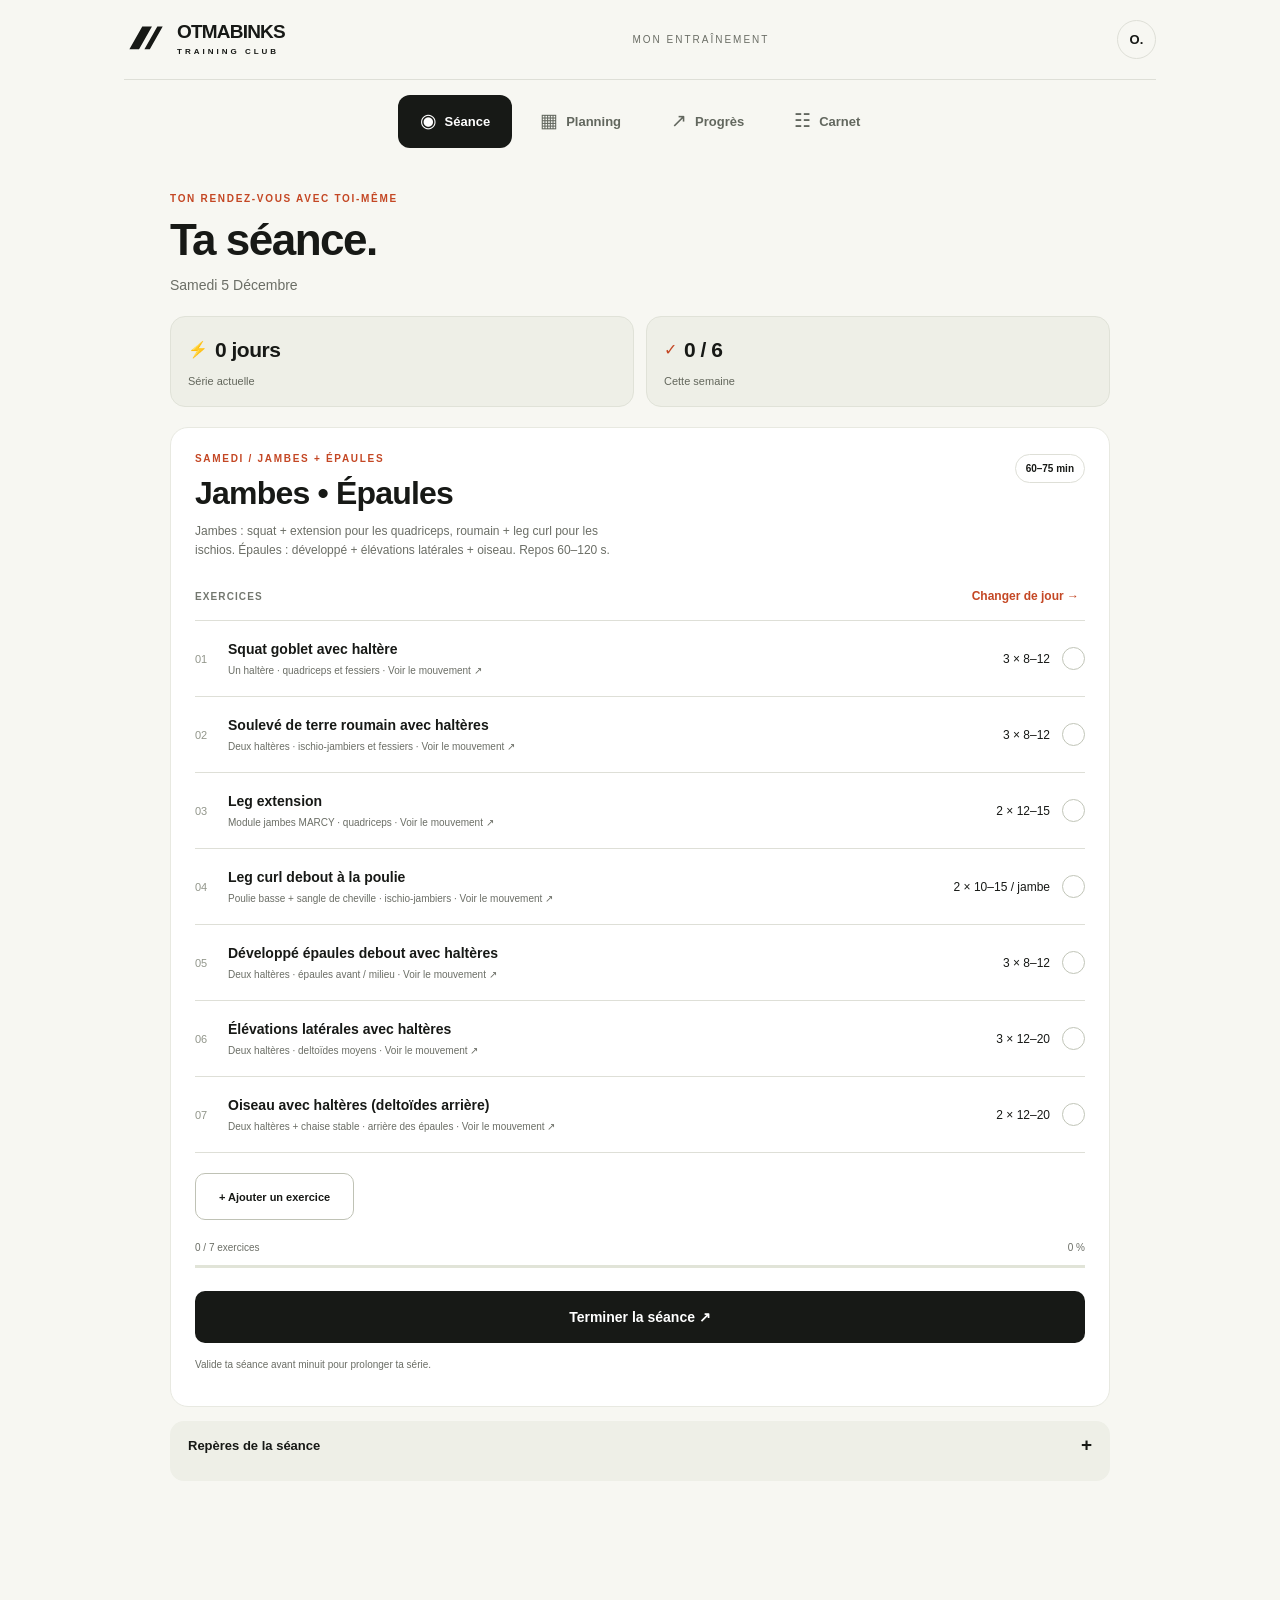
<file: index.html>
<!doctype html>
<html lang="fr">
<head>
<meta charset="utf-8">
<meta name="viewport" content="width=device-width, initial-scale=1, viewport-fit=cover">
<meta name="theme-color" content="#f7f7f2">
<link rel="icon" type="image/webp" sizes="192x192" href="assets/otmabinks-icon.webp?v=20261029">
<link rel="apple-touch-icon" href="assets/otmabinks-icon.webp?v=20261029">
<link rel="manifest" href="manifest.webmanifest?v=20261029">
<meta name="apple-mobile-web-app-capable" content="yes">
<meta name="apple-mobile-web-app-title" content="OTMABINKS">
<meta name="description" content="OTMABINKS Training Club — ta séance, ton planning et tes progrès.">
<title>OTMABINKS — Training Club</title>
<link rel="stylesheet" href="style.css?v=20261113dumbbells">
<script src="program.js?v=20261113dumbbells" defer></script>
<script src="guides.js?v=20261113dumbbells" defer></script>
<script src="app.js?v=20261113dumbbells" defer></script>
<script src="navigation.js?v=20261113dumbbells" defer></script>
</head>
<body>
<a class="skip" href="#workout-title">Aller à la séance</a>
<div class="app-shell">
  <header class="app-header">
    <a class="brand" href="#seance" data-tab="seance" aria-label="Accueil OTMABINKS">
      <svg viewBox="0 0 40 40" aria-hidden="true"><path d="M5 29 17 8h9L14 29zm14 0L31 8h5L24 29z" fill="currentColor"/></svg>
      <span>OTMABINKS<small>TRAINING CLUB</small></span>
    </a>
    <span class="header-small">MON ENTRAÎNEMENT</span>
    <button id="header-profile" type="button" class="avatar" data-tab="carnet" aria-label="Ouvrir le carnet">O.</button>
  </header>

  <nav class="app-tabs" aria-label="Navigation principale">
    <button type="button" data-tab="seance" class="tab active" aria-current="page"><span class="tab-icon">◉</span><span>Séance</span></button>
    <button type="button" data-tab="planning" class="tab"><span class="tab-icon">▦</span><span>Planning</span></button>
    <button type="button" data-tab="progres" class="tab"><span class="tab-icon">↗</span><span>Progrès</span></button>
    <button type="button" data-tab="carnet" class="tab"><span class="tab-icon">☷</span><span>Carnet</span></button>
  </nav>

  <main id="app-main">
    <section id="screen-seance" class="screen screen-active" aria-labelledby="home-title">
      <div class="home-head">
        <p class="eyebrow orange">TON RENDEZ-VOUS AVEC TOI-MÊME</p>
        <div class="home-title-row"><div><h1 id="home-title">Ta séance.</h1><p id="home-date" class="muted"></p></div><button id="back-to-today" type="button" class="chip-button" hidden>Aujourd'hui ↺</button></div>
        <div class="quick-stats">
          <button type="button" class="mini-stat" data-tab="progres"><span class="mini-stat-icon">⚡</span><strong id="home-streak">0 jour</strong><span>Série actuelle</span></button>
          <button type="button" class="mini-stat" data-tab="planning"><span class="mini-stat-icon">✓</span><strong id="home-week-done">0 / 6</strong><span>Cette semaine</span></button>
        </div>
      </div>
      <section class="workout" aria-labelledby="workout-title">
        <div class="workout-heading">
          <div><p class="eyebrow orange" id="workout-tag"></p><h2 id="workout-title"></h2><p id="workout-description" class="muted"></p></div>
          <span class="duration" id="workout-duration"></span>
        </div>
        <div class="workout-toolbar">
          <span>EXERCICES</span>
          <button id="change-day" type="button" data-tab="planning">Changer de jour →</button>
        </div>
        <div class="list-heading" aria-hidden="true"><span>MOUVEMENTS</span><span>SÉRIES</span></div>
        <div id="exercises"></div>
        <button id="add-exercise" class="button outline add-exercise" type="button">+ Ajouter un exercice</button>
        <div id="session-progress" class="session-progress"><div><span id="session-count"></span><span id="session-percent"></span></div><progress id="exercise-progress" max="100" value="0" aria-label="Progression de la séance"></progress></div>
        <div class="session-actions"><button class="button dark" type="button" id="complete-session">Terminer la séance ↗</button></div>
        <p id="session-date-hint" class="date-hint"></p>
      </section>
      <details class="prep-card compact-prep"><summary>Repères de la séance <span>+</span></summary>
        <div class="prep-row"><span>Échauffement</span><strong>5 min</strong></div>
        <div class="prep-row"><span>Repos entre séries</span><strong>90–120 s</strong></div>
        <div class="prep-row"><span>Répétitions en réserve</span><strong>1–3</strong></div>
        <p>Commence avec moins de séries si la reprise est difficile. Vérifie la stabilité des attaches et la trajectoire des câbles sur ta MARCY.</p>
      </details>
    </section>

    <section id="screen-planning" class="screen" hidden aria-labelledby="program-title">
      <div class="screen-head"><p class="eyebrow orange">LE PLAN DE MATCH</p><h1 id="program-title">Ton planning.</h1><p class="muted">Choisis un jour pour voir et cocher ses exercices.</p></div>
      <section id="programme" class="program">
        <div class="section-top"><h2>Cette semaine</h2><div class="week-switch"><button id="prev-week" class="icon-button" aria-label="Semaine précédente">←</button><div><span id="week-label"></span><button id="this-week" type="button" class="text-button" hidden>Cette semaine</button></div><button id="next-week" class="icon-button" aria-label="Semaine suivante">→</button></div></div>
        <nav class="days" id="days" aria-label="Choisir le jour d'entraînement"></nav>
        <div id="week-cards" class="week-cards" aria-label="Séances prévues"></div>
        <section class="weekly-card"><div class="card-heading"><p class="eyebrow quiet">AVANCEMENT DE LA SEMAINE</p></div><div class="weekly-number"><strong id="completed-count">0</strong><span>/ 6</span></div><p id="week-message">Chaque séance fait la différence.</p><div id="week-marks" class="week-marks" aria-label="Séances terminées"></div><span class="caption">SÉANCES TERMINÉES CETTE SEMAINE</span></section>
      </section>
    </section>

    <section id="screen-progres" class="screen" hidden aria-labelledby="progress-title">
      <div class="screen-head"><p class="eyebrow orange">TA RÉGULARITÉ</p><h1 id="progress-title">Tes progrès.</h1><p class="muted">Les entraînements comptent. Le repos aussi.</p></div>
      <section id="regularite" class="streak-section" aria-labelledby="streak-title">
        <div class="streak-main"><p class="eyebrow orange">SÉRIE ACTUELLE</p><div class="streak-number"><strong id="streak-count">0</strong><span>jours de régularité<br><small id="streak-best">Record : 0 jours</small></span></div><h2 id="streak-title">Ta série continue.</h2><p id="streak-message"></p></div>
        <div class="freeze-panel"><p class="eyebrow quiet">PROTECTIONS MENSUELLES</p><div id="freezes" class="freezes" aria-hidden="true"></div><strong id="freeze-count">3 / 3 gels disponibles</strong><p id="freeze-month"></p>
          <details><summary>Comment fonctionnent les gels ? <span>+</span></summary><p>Une séance validée prolonge ta série. Un jour d’entraînement manqué utilise automatiquement un gel, dès le lendemain. Le gel protège ta série sans ajouter de jour. Après trois gels dans le même mois, le prochain jour manqué casse la série. Trois nouveaux gels arrivent le 1er de chaque mois, sans cumul. Le dimanche compte comme repos dans une série active, sans gel. Le suivi démarre à ta première séance validée.</p></details>
        </div>
        <div class="history-panel"><p class="eyebrow quiet">TES 28 DERNIERS JOURS</p><div id="streak-history" class="streak-history"></div><p class="history-legend"><span>● Séance</span><span>❄ Gel</span><span>○ Repos</span><span>× Manqué</span></p></div>
      </section>
    </section>

    <section id="screen-carnet" class="screen" hidden aria-labelledby="journal-title">
      <div class="screen-head"><p class="eyebrow orange">TON ESPACE</p><h1 id="journal-title">Ton carnet.</h1><p class="muted">Charges, sensations, progrès et ajustements.</p></div>
      <section class="journal" id="journal">
        <div class="journal-paper"><label for="notes">NOTES PERSONNELLES <span>↗</span></label><textarea id="notes" maxlength="20000" placeholder="Aujourd'hui, j'ai…&#10;Charges, sensations, performances."></textarea><div class="journal-bottom"><span>Stockage local sur cet appareil.</span><span id="note-count">0 / 20 000</span></div></div>
        <p class="saved-status" id="save-state">Enregistré sur cet appareil</p>
      </section>
      <section class="data-section"><h2>Sauvegarde</h2><p>Ta progression est stockée dans ce navigateur, pas automatiquement synchronisée entre appareils. Exporte régulièrement pour éviter toute perte.</p><div class="data-actions"><button id="export" class="button outline" type="button">↓ Exporter mon suivi</button><button id="import" class="button outline" type="button">↑ Importer un suivi</button><input id="import-file" type="file" accept="application/json,.json" hidden></div></section>
    </section>
  </main>
</div>
<div id="status" class="toast" role="status" aria-live="polite" hidden></div><dialog id="confirm-dialog"><form method="dialog"><p class="eyebrow orange">TON SUIVI</p><h2 id="confirm-title"></h2><p id="confirm-message"></p><div class="dialog-actions"><button value="cancel" class="button outline">Annuler</button><button value="confirm" class="button dark" id="confirm-action">Confirmer</button></div></form></dialog><section id="exercise-guide" class="guide-dialog" role="dialog" aria-modal="true" aria-labelledby="guide-title" hidden><div class="modal-heading"><div><p class="eyebrow orange">LE BON MOUVEMENT</p><h2 id="guide-title"></h2><p id="guide-meta" class="muted"></p></div><button type="button" id="close-guide" class="icon-button" aria-label="Fermer la fiche">×</button></div><div id="guide-photos" class="guide-photos"></div><h3>Comment faire</h3><ol id="guide-steps"></ol><p id="guide-note" class="guide-note"></p><a id="guide-source" target="_blank" rel="noopener noreferrer">Voir la source des démonstrations ↗</a></section>
<dialog id="add-dialog" class="add-dialog" aria-labelledby="add-title"><form id="add-form"><div class="modal-heading"><div><p class="eyebrow orange">FAIS ÉVOLUER TON PROGRAMME</p><h2 id="add-title">Ajouter un exercice</h2></div><button type="button" id="close-add" class="icon-button" aria-label="Fermer l’ajout">×</button></div><p id="add-day-label" class="muted"></p><label for="guide-choice">Choisis un mouvement</label><select id="guide-choice" required></select><p id="chosen-guide-info" class="muted"></p><button id="preview-guide" class="text-button" type="button">Voir les photos et l’explication ↗</button><div id="custom-guide-fields" hidden><label for="custom-name">Nom de l’exercice</label><input id="custom-name" maxlength="120" data-required><label for="custom-equipment">Matériel</label><input id="custom-equipment" maxlength="160"><label for="custom-steps">Explication (une étape par ligne)</label><textarea id="custom-steps" maxlength="6400" data-required></textarea><label for="custom-photo-1">Lien HTTPS de la première photo</label><input id="custom-photo-1" type="url" placeholder="https://…/photo.jpg" maxlength="2048" data-required><label for="custom-photo-2">Deuxième photo (facultatif)</label><input id="custom-photo-2" type="url" placeholder="https://…/photo.jpg" maxlength="2048"><p class="muted">Utilise des liens directs vers des photos que tu as le droit d’utiliser.</p></div><label for="extra-sets">Séries × répétitions, ou durée</label><input id="extra-sets" maxlength="80" placeholder="Ex. 3 × 10 ou 10 min" required><p class="muted">Ajouté à ce jour chaque semaine à partir de la date affichée. Les séances passées restent intactes.</p><p id="add-error" role="alert"></p><div class="dialog-actions"><button id="cancel-add" type="button" class="button outline">Annuler</button><button type="submit" class="button dark">Ajouter au programme</button></div></form></dialog></body></html>

</body></html>
</file>
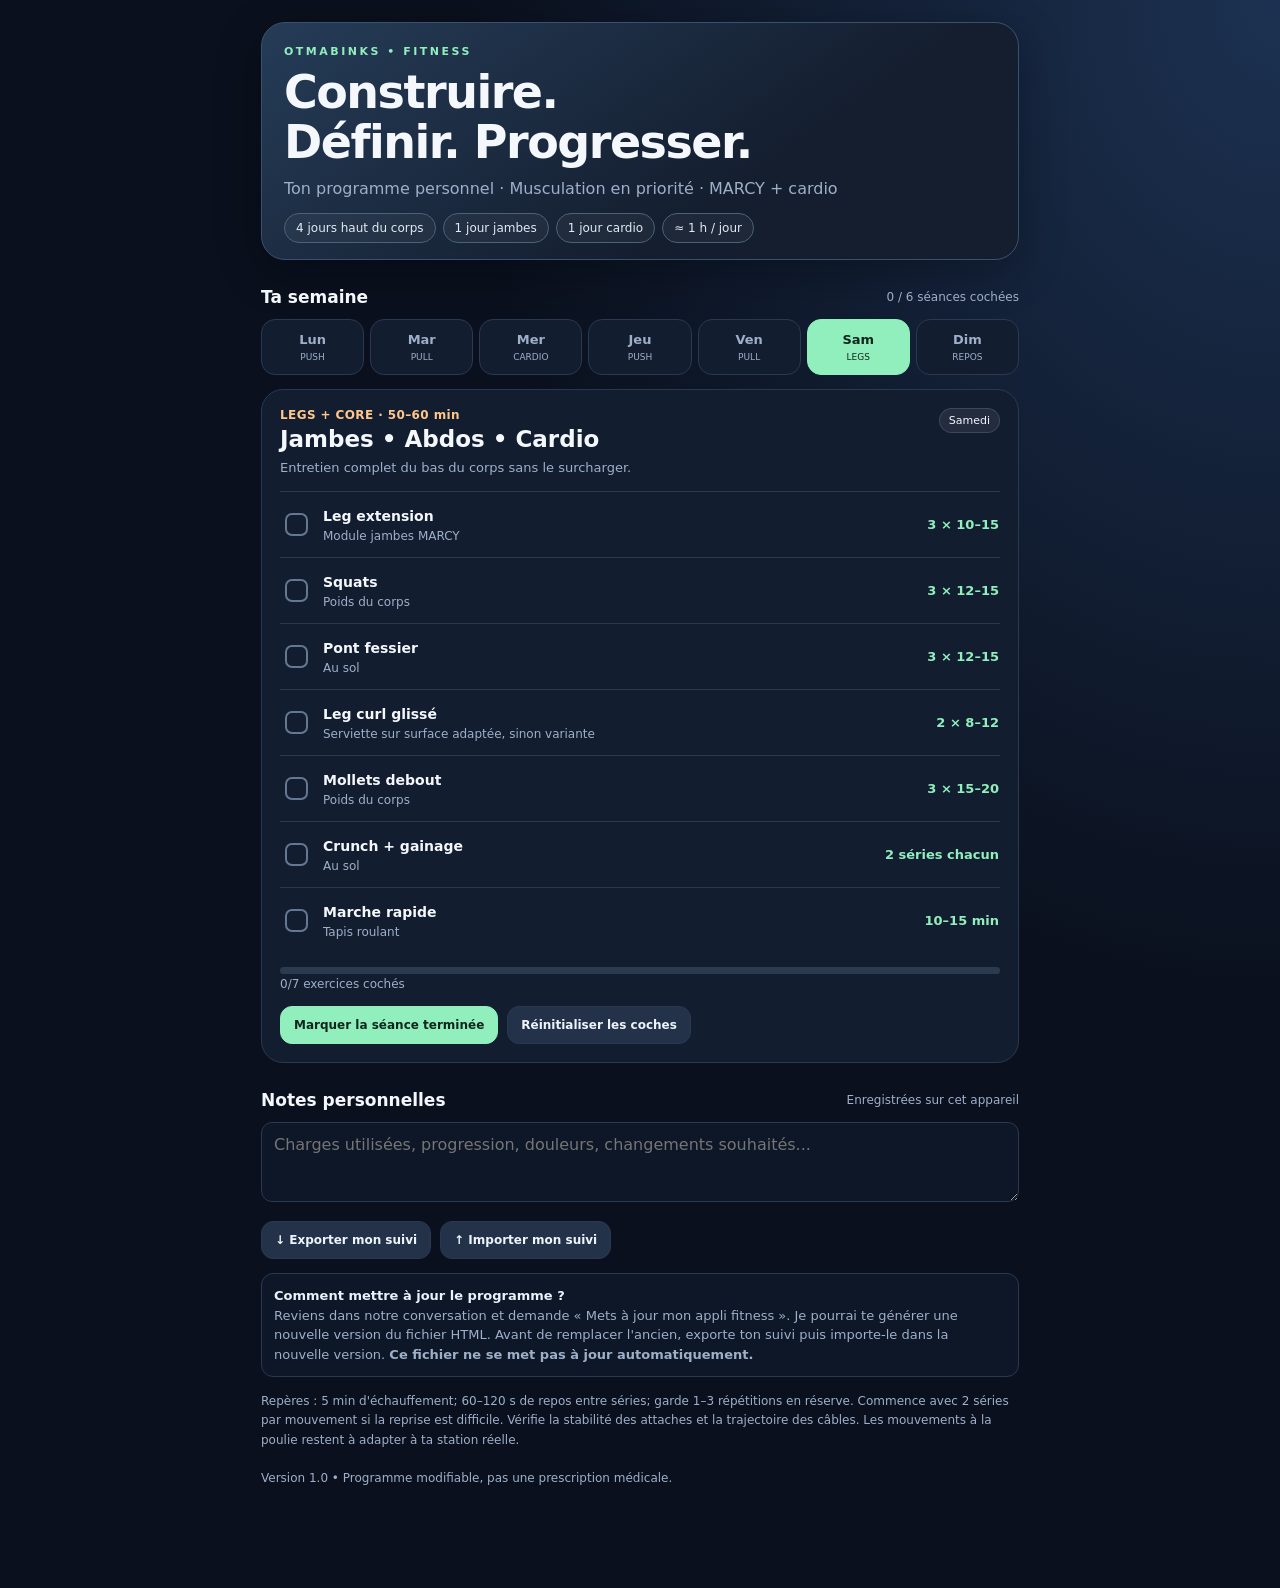
<file: originals/otmabinks_fitness-v1.html>
<!DOCTYPE html>
<html lang="fr"><head><meta charset="utf-8"><meta name="viewport" content="width=device-width,initial-scale=1,viewport-fit=cover"><meta name="theme-color" content="#0a101d"><title>OTMA FIT • Programme</title><style>
:root{color-scheme:dark;--bg:#0a101d;--card:#131d30;--card2:#19253a;--line:#2a3850;--text:#f4f7fc;--muted:#9eafc9;--accent:#91efbd;--orange:#ffc68b}*{box-sizing:border-box}body{margin:0;background:radial-gradient(ellipse at top right,#1c3151 0%,var(--bg) 45%);color:var(--text);font-family:system-ui,-apple-system,Segoe UI,Roboto,Arial,sans-serif;min-height:100vh}button,input,textarea{font:inherit}button{cursor:pointer}.wrap{max-width:790px;margin:auto;padding:22px 16px 100px}.eyebrow{font-size:11px;letter-spacing:2.5px;font-weight:800;color:var(--accent)}h1{font-size:clamp(30px,6vw,46px);line-height:1.08;letter-spacing:-1.5px;margin:10px 0}p{color:var(--muted);line-height:1.5}.hero{padding:22px 22px 16px;border:1px solid #39516c;border-radius:24px;background:linear-gradient(145deg,#253c57,#141e2f 65%);box-shadow:0 12px 45px #03070d55}.hero p{margin:6px 0 12px}.pills{display:flex;flex-wrap:wrap;gap:7px}.pill{border:1px solid #4b6374;border-radius:100px;padding:7px 11px;font-size:12px;color:#e0ebf4;background:#ffffff0b}.title-row{display:flex;justify-content:space-between;align-items:center;gap:12px;margin:27px 0 12px}.title-row h2{font-size:17px;margin:0}.small{font-size:12px;color:var(--muted)}.days{display:grid;grid-template-columns:repeat(7,1fr);gap:6px}.day{border:1px solid var(--line);border-radius:14px;background:var(--card);color:var(--muted);padding:12px 0;min-width:0;font-weight:800;font-size:13px}.day.active{background:var(--accent);color:#10261d;border-color:var(--accent)}.day .dot{display:block;margin-top:5px;font-size:9px;font-weight:500}.panel{background:var(--card);border:1px solid var(--line);border-radius:22px;padding:18px;margin-top:14px}.header{display:flex;justify-content:space-between;align-items:start;gap:12px}.header h3{font-size:23px;margin:4px 0 7px}.meta{font-size:12px;color:var(--orange);font-weight:750;letter-spacing:.4px}.desc{color:var(--muted);font-size:13px;line-height:1.45}.exercise{display:flex;gap:12px;align-items:center;border-top:1px solid var(--line);padding:14px 1px}.exercise:first-of-type{margin-top:13px}.check{appearance:none;width:23px;height:23px;border:2px solid #647892;border-radius:7px;flex:none;position:relative;cursor:pointer}.check:checked{background:var(--accent);border-color:var(--accent)}.check:checked:after{content:'✓';position:absolute;left:4px;top:-3px;color:#10261d;font-size:19px;font-weight:900}.ex-info{flex:1;min-width:0}.ex-name{font-size:14px;font-weight:700}.ex-sub{font-size:12px;color:var(--muted);margin-top:4px}.sets{font-size:13px;font-weight:800;white-space:nowrap;color:var(--accent)}.done .ex-name{text-decoration:line-through;color:#788ba5}.bar{height:7px;background:#2c3a50;border-radius:8px;overflow:hidden;margin:14px 0 3px}.bar-inner{height:100%;background:var(--accent);width:0;transition:width .2s}.controls{display:flex;flex-wrap:wrap;gap:9px;margin-top:15px}.btn{border:1px solid var(--line);background:#233149;color:#eef4fb;border-radius:12px;padding:11px 13px;font-size:12px;font-weight:800}.btn.primary{background:var(--accent);color:#10261d;border-color:var(--accent)}.note{background:#0d1727;border:1px solid var(--line);border-radius:12px;padding:12px;font-size:13px;line-height:1.5;color:var(--muted);margin-top:14px}.notes{width:100%;min-height:80px;background:#0d1727;color:var(--text);border:1px solid var(--line);border-radius:11px;padding:12px;resize:vertical}.footer{font-size:12px;color:var(--muted);margin-top:15px;line-height:1.6}.tag{font-size:11px;border-radius:100px;background:#ffffff13;border:1px solid #ffffff20;padding:5px 9px;white-space:nowrap}.mini{font-size:11px;color:var(--muted)}@media(max-width:430px){.wrap{padding:14px 11px 75px}.hero{padding:18px}.days{gap:4px}.day{font-size:12px}.day .dot{font-size:8px}.panel{padding:14px}.header h3{font-size:21px}.sets{font-size:12px}}
</style></head><body><main class="wrap"><section class="hero"><div class="eyebrow">OTMABINKS • FITNESS</div><h1>Construire.<br>Définir. Progresser.</h1><p>Ton programme personnel · Musculation en priorité · MARCY + cardio</p><div class="pills"><span class="pill">4 jours haut du corps</span><span class="pill">1 jour jambes</span><span class="pill">1 jour cardio</span><span class="pill">≈ 1 h / jour</span></div></section>
<div class="title-row"><h2>Ta semaine</h2><span class="small" id="weekCount">0 / 6 séances cochées</span></div><nav class="days" id="days" aria-label="Choisir un jour"></nav><section class="panel" id="workout"></section>
<div class="title-row"><h2>Notes personnelles</h2><span class="small">Enregistrées sur cet appareil</span></div><textarea class="notes" id="notes" placeholder="Charges utilisées, progression, douleurs, changements souhaités..."></textarea><div class="controls"><button class="btn" id="exportBtn">↓ Exporter mon suivi</button><button class="btn" id="importBtn">↑ Importer mon suivi</button><input type="file" id="importFile" accept="application/json" hidden></div><div class="note"><strong style="color:#e9f3fc">Comment mettre à jour le programme ?</strong><br>Reviens dans notre conversation et demande « Mets à jour mon appli fitness ». Je pourrai te générer une nouvelle version du fichier HTML. Avant de remplacer l'ancien, exporte ton suivi puis importe-le dans la nouvelle version. <strong>Ce fichier ne se met pas à jour automatiquement.</strong></div><div class="footer">Repères : 5 min d'échauffement; 60–120 s de repos entre séries; garde 1–3 répétitions en réserve. Commence avec 2 séries par mouvement si la reprise est difficile. Vérifie la stabilité des attaches et la trajectoire des câbles. Les mouvements à la poulie restent à adapter à ta station réelle.<br><br>Version 1.0 • Programme modifiable, pas une prescription médicale.</div></main>
<script>
const days=[{short:'Lun',name:'Lundi',tag:'PUSH A',title:'Pecs • Épaules • Triceps',time:'55–60 min',desc:'Priorité aux poussées et à la largeur des épaules.',items:[['Chest press assis','MARCY · pectoraux','3 × 8–12'],['Papillon / pec fly','Bras intégrés · si fonction disponible','2 × 10–15'],['Développé épaules','Haltères (dernier recours)','3 × 8–12'],['Élévations latérales','Poulie basse + poignée, si trajet adapté','3 × 12–15'],['Extension triceps','Poulie haute + barre','3 × 10–15']]},{short:'Mar',name:'Mardi',tag:'PULL A',title:'Dos • Biceps • Épaules arrière',time:'55–60 min',desc:'Largeur du dos, épaisseur et flexion des bras.',items:[['Tirage vertical','Poulie haute + barre','3 × 8–12'],['Rowing assis','Poulie basse + barre, si installation stable','3 × 10–12'],['Oiseau / reverse fly','Haltères (dernier recours)','3 × 12–15'],['Curl biceps','Poulie basse + barre','3 × 10–12'],['Curl marteau','Haltères (dernier recours)','2 × 10–12']]},{short:'Mer',name:'Mercredi',tag:'CARDIO',title:'Course • Boxe',time:'45–60 min',desc:'Séance plus légère pour préserver la récupération.',items:[['Course facile','Tapis roulant ou dehors','25–35 min'],['Boxe technique','Sac en mousse · frappe contrôlée','5–6 × 2 min'],['Retour au calme','Marche douce','5 min']]},{short:'Jeu',name:'Jeudi',tag:'PUSH B',title:'Pecs • Épaules • Triceps',time:'55–60 min',desc:'Deuxième stimulation du haut du corps, autre accent.',items:[['Pompes','Poids du corps','3 × 8–15'],['Chest press assis','MARCY','3 × 10–12'],['Élévations latérales','Poulie basse + poignée, si trajet adapté','3 × 12–15'],['Élévations frontales','Poulie basse + barre, si confortable','2 × 12–15'],['Extension triceps au-dessus de la tête','Haltère (dernier recours)','3 × 10–15']]},{short:'Ven',name:'Vendredi',tag:'PULL B',title:'Dos • Biceps • Avant-bras',time:'55–60 min',desc:'Deuxième travail du dos, avec accent bras.',items:[['Tirage vertical','Poulie haute + barre','3 × 10–12'],['Rowing assis','Poulie basse + barre, si installation stable','3 × 8–12'],['Oiseau / reverse fly','Haltères (dernier recours)','2 × 12–15'],['Curl unilatéral','Poulie basse + poignée','3 × 10–12'],['Curl inversé','Poulie basse + barre','2 × 12–15']]},{short:'Sam',name:'Samedi',tag:'LEGS + CORE',title:'Jambes • Abdos • Cardio',time:'50–60 min',desc:'Entretien complet du bas du corps sans le surcharger.',items:[['Leg extension','Module jambes MARCY','3 × 10–15'],['Squats','Poids du corps','3 × 12–15'],['Pont fessier','Au sol','3 × 12–15'],['Leg curl glissé','Serviette sur surface adaptée, sinon variante','2 × 8–12'],['Mollets debout','Poids du corps','3 × 15–20'],['Crunch + gainage','Au sol','2 séries chacun'],['Marche rapide','Tapis roulant','10–15 min']]},{short:'Dim',name:'Dimanche',tag:'REPOS',title:'Récupération',time:'Libre',desc:'Repos complet ou marche douce, selon ton énergie.',items:[]}];
const KEY='otma_fit_tracker_v1';function getState(){try{return JSON.parse(localStorage.getItem(KEY))||{}}catch{return {}}}let state=getState();state.checks ||= {};state.complete ||= {};let active=Math.min(Math.max(new Date().getDay()-1,0),6);if(new Date().getDay()===0)active=6;const $=id=>document.getElementById(id);function save(){try{localStorage.setItem(KEY,JSON.stringify(state))}catch{}}function render(){ $('days').innerHTML=days.map((d,i)=>`<button type="button" class="day ${i===active?'active':''}" data-day="${i}" aria-pressed="${i===active}">${d.short}<span class="dot">${state.complete[i]?'✓':d.tag.split(' ')[0]}</span></button>`).join('');document.querySelectorAll('[data-day]').forEach(b=>b.onclick=()=>{active=Number(b.dataset.day);render()});const d=days[active],checked=d.items.filter((_,i)=>state.checks[`${active}:${i}`]).length,pct=d.items.length?Math.round(100*checked/d.items.length):100;$('workout').innerHTML=`<div class="header"><div><div class="meta">${d.tag} · ${d.time}</div><h3>${d.title}</h3></div><span class="tag">${d.name}</span></div><div class="desc">${d.desc}</div>${d.items.map((e,i)=>`<label class="exercise ${state.checks[`${active}:${i}`]?'done':''}"><input type="checkbox" class="check" data-item="${i}" ${state.checks[`${active}:${i}`]?'checked':''}><span class="ex-info"><span class="ex-name">${e[0]}</span><div class="ex-sub">${e[1]}</div></span><span class="sets">${e[2]}</span></label>`).join('')}${d.items.length?`<div class="bar"><div class="bar-inner" style="width:${pct}%"></div></div><div class="small">${checked}/${d.items.length} exercices cochés</div>`:''}<div class="controls"><button class="btn primary" id="complete">${state.complete[active]?'✓ Séance terminée':'Marquer la séance terminée'}</button>${d.items.length?'<button class="btn" id="reset">Réinitialiser les coches</button>':''}</div>`;document.querySelectorAll('[data-item]').forEach(b=>b.onchange=()=>{state.checks[`${active}:${b.dataset.item}`]=b.checked;save();render()});$('complete').onclick=()=>{state.complete[active]=!state.complete[active];save();render()};if($('reset'))$('reset').onclick=()=>{d.items.forEach((_,i)=>delete state.checks[`${active}:${i}`]);state.complete[active]=false;save();render()};$('weekCount').textContent=`${Object.values(state.complete).filter(Boolean).length} / 6 séances cochées`;}render();$('notes').value=state.notes||'';$('notes').addEventListener('input',e=>{state.notes=e.target.value;save()});$('exportBtn').onclick=()=>{let blob=new Blob([JSON.stringify(state,null,2)],{type:'application/json'}),url=URL.createObjectURL(blob),a=document.createElement('a');a.href=url;a.download='otma-fit-suivi.json';a.click();setTimeout(()=>URL.revokeObjectURL(url),1000)};$('importBtn').onclick=()=>$('importFile').click();$('importFile').addEventListener('change',async e=>{let f=e.target.files[0];if(!f)return;try{let data=JSON.parse(await f.text());if(typeof data!=='object'||!data||Array.isArray(data))throw Error();state={checks:data.checks||{},complete:data.complete||{},notes:data.notes||''};save();$('notes').value=state.notes;render();alert('Suivi importé avec succès.')}catch{alert('Fichier de suivi invalide.')}e.target.value=''});
</script></body></html>
</file>
<file: style.css>
:root{--paper:#f7f7f2;--ink:#171916;--muted:#6b6e66;--line:#dedfd7;--orange:#c44724;--soft:#eeefe7;--heading:Impact,'Arial Narrow','Helvetica Neue',sans-serif;color-scheme:light}*{box-sizing:border-box}html{scroll-behavior:smooth;scroll-padding-top:28px}body{margin:0;background:var(--paper);color:var(--ink);font:14px/1.5 -apple-system,BlinkMacSystemFont,'Helvetica Neue',Arial,sans-serif;-webkit-font-smoothing:antialiased}button,input,textarea{font:inherit}button,a{-webkit-tap-highlight-color:transparent}button{cursor:pointer;color:inherit}a{color:inherit}button:focus-visible,a:focus-visible,input:focus-visible,textarea:focus-visible,summary:focus-visible{outline:3px solid var(--orange);outline-offset:5px}button:disabled{opacity:.5;cursor:not-allowed}button,a,input,textarea,summary{touch-action:manipulation}.page-width{width:calc(100% - 100px);max-width:1320px;margin-inline:auto}.site-header{height:104px;display:flex;align-items:center;justify-content:space-between;gap:24px}.brand{text-decoration:none;display:flex;align-items:center;gap:10px;font-weight:900;font-size:19px;letter-spacing:-.8px;line-height:1.1}.brand svg{width:43px;height:43px}.brand small{display:block;font-size:8px;letter-spacing:3px;margin-top:5px;font-weight:600}.site-header nav{display:flex;gap:38px;font-size:12px;font-weight:600;align-self:stretch}.site-header nav a{display:grid;place-items:center;text-decoration:none;position:relative}.nav-active:after{content:'';height:2px;background:var(--ink);bottom:24px;left:0;right:0;position:absolute}.avatar{width:39px;height:39px;display:grid;place-items:center;border:1px solid var(--line);border-radius:50%;font-size:13px;font-weight:700;text-decoration:none}.hero{display:grid;grid-template-columns:1.07fr 1fr;background:#eeefe7;min-height:528px}.hero-copy{padding:47px 38px 22px;display:flex;flex-direction:column;align-items:flex-start}.eyebrow{font-size:10px;font-weight:700;letter-spacing:1.7px;line-height:1.4;margin:0 0 18px}.orange-dot{display:inline-block;height:7px;width:7px;background:var(--orange);border-radius:50%;margin-right:8px}.quiet{color:var(--muted)}.orange{color:var(--orange)}h1,h2,h3,p{margin-top:0}h1{font-family:var(--heading);font-weight:900;letter-spacing:-1px;font-size:clamp(58px,7.5vw,108px);line-height:.98;margin:12px 0 24px}h2{font-size:42px;font-weight:600;letter-spacing:-1.8px;line-height:1.12;margin:0}.hero-description{font-size:15px;color:#62665c;line-height:1.6;margin-bottom:25px}.button{display:inline-flex;align-items:center;justify-content:center;gap:26px;min-height:47px;border:1px solid transparent;border-radius:2px;padding:13px 23px;font-size:12px;font-weight:600;text-decoration:none;transition:background .18s,color .18s}.button span{font-size:19px;font-weight:400;line-height:1}.dark{background:var(--ink);color:white}.dark:hover{background:#383d32}.outline{border-color:#bfc2b5;background:transparent}.outline:hover{background:#e7e9de}.hero-bottom{width:100%;display:flex;justify-content:space-between;gap:20px;font-size:8px;font-weight:600;letter-spacing:1.4px;margin-top:auto;padding-top:32px;color:#71766a}.hero-photo{position:relative;isolation:isolate;overflow:hidden;background:#292c29;color:white;min-height:460px}.hero-photo img{position:absolute;width:100%;height:100%;object-fit:cover;object-position:57% center;filter:grayscale(1) brightness(.62);z-index:-1}.hero-photo:after{content:'';position:absolute;inset:0;background:linear-gradient(180deg,#0003,transparent 40%,#0008);z-index:-1}.photo-top,.photo-bottom{position:absolute;left:30px;right:30px;display:flex;justify-content:space-between;gap:20px}.photo-top{top:25px;align-items:center;font-size:9px;letter-spacing:1.8px}.photo-top span:last-child{font-size:28px;line-height:1}.photo-bottom{bottom:27px;align-items:flex-end}.photo-bottom>span{font-family:var(--heading);font-size:54px;font-weight:900;line-height:.98;letter-spacing:.4px}.photo-bottom small{font-size:8px;letter-spacing:1.3px;line-height:1.6;text-align:right}.program-strip{display:flex;align-items:center;gap:30px;padding:23px 0;border-bottom:1px solid var(--line);color:#696e63;font-size:11px}.program-strip b{font-size:16px;letter-spacing:-.5px;color:var(--ink);margin-right:6px}.strip-end{margin-left:auto;font-size:8px;letter-spacing:1.5px}.program{padding-top:65px}.section-top{display:flex;align-items:flex-end;justify-content:space-between;gap:20px;margin-bottom:30px}.section-top .eyebrow{margin-bottom:9px}.week-switch{display:flex;align-items:center;gap:16px;font-size:12px;font-weight:500}.week-switch>div{display:flex;flex-direction:column;align-items:center;gap:4px;min-width:160px}.icon-button{background:none;border:1px solid var(--line);border-radius:50%;width:36px;height:36px;font-size:17px}.icon-button:hover{background:var(--soft)}.text-button{padding:8px 0;border:0;background:none;text-decoration:underline;text-underline-offset:4px;font-size:11px;color:var(--muted);min-height:40px}.week-switch .text-button{font-size:10px;padding:0;min-height:22px}.days{display:grid;grid-template-columns:repeat(7,1fr);border-top:1px solid var(--line);border-bottom:1px solid var(--line);margin-bottom:46px}.day{border:0;border-right:1px solid var(--line);background:transparent;padding:18px 16px 14px;text-align:left;position:relative;min-width:0;transition:background .15s}.day:last-child{border-right:0}.day-top{display:flex;justify-content:space-between;align-items:center;font-size:10px;color:var(--muted);font-weight:500}.day-number{display:block;font-size:30px;line-height:1.1;letter-spacing:-1px;margin:10px 0 13px;font-weight:500}.day-label{font-size:9px;letter-spacing:.7px;font-weight:700;display:block}.day-indicator{font-size:10px;height:13px}.day[aria-pressed=true]{background:var(--ink);color:white}.day[aria-pressed=true] .day-top{color:#b9bdb2}.day[aria-current=date]:after{content:'';position:absolute;width:5px;height:5px;border-radius:50%;background:var(--orange);right:14px;bottom:18px}.day:hover:not([aria-pressed=true]){background:var(--soft)}.training-layout{display:grid;grid-template-columns:minmax(0,1fr) 292px;gap:65px}.workout-heading{display:flex;justify-content:space-between;align-items:flex-start;gap:20px;margin-bottom:32px}.workout-heading .eyebrow{margin-bottom:9px}.workout h3{font-size:32px;line-height:1.12;letter-spacing:-1px;max-width:470px;margin-bottom:12px;font-weight:600}.muted{color:var(--muted);line-height:1.6}.workout-heading .muted{font-size:12px;max-width:430px;margin:0}.duration{white-space:nowrap;font-size:10px;font-weight:600;border:1px solid var(--line);border-radius:20px;padding:6px 10px;margin-top:2px}.list-heading{font-size:8px;letter-spacing:1.2px;color:var(--muted);display:flex;justify-content:space-between;padding-bottom:12px;border-bottom:1px solid var(--line)}.exercise{display:flex;align-items:center;gap:17px;min-height:91px;border-bottom:1px solid var(--line);padding:18px 0;cursor:pointer}.exercise-index{font-size:11px;color:#92968b;min-width:21px;font-variant-numeric:tabular-nums}.exercise-info{flex:1;min-width:0}.exercise-name{display:block;font-size:14px;font-weight:600;line-height:1.4}.exercise-sub{display:block;font-size:10px;color:var(--muted);margin-top:5px;line-height:1.5}.exercise-sets{font-size:12px;white-space:nowrap;font-weight:500}.exercise input{appearance:none;border:1.5px solid #c1c5b8;width:23px;height:23px;border-radius:50%;margin:0;flex-shrink:0;display:grid;place-content:center;background:transparent;cursor:pointer}.exercise input:checked{background:var(--ink);border-color:var(--ink)}.exercise input:checked:after{content:'';width:8px;height:4px;border-left:1.5px solid white;border-bottom:1.5px solid white;transform:translateY(-1px) rotate(-45deg)}.exercise.done .exercise-name{color:#777f6d}.exercise.done .exercise-index{color:var(--orange)}.exercise:hover .exercise-name{color:var(--orange)}.session-progress{margin-top:25px}.session-progress>div{display:flex;justify-content:space-between;font-size:10px;color:var(--muted);margin-bottom:10px}progress{height:3px;display:block;width:100%;border:0;background:#e1e4d8;overflow:hidden}progress::-webkit-progress-bar{background:#e1e4d8}progress::-webkit-progress-value{background:var(--orange);transition:width .2s}progress::-moz-progress-bar{background:var(--orange)}.session-actions{display:flex;align-items:center;gap:25px;margin-top:23px}.weekly-card{background:var(--soft);padding:25px 23px}.card-heading{display:flex;justify-content:space-between;align-items:flex-start;gap:10px}.card-heading .eyebrow{font-size:8px;letter-spacing:1.1px;line-height:1.6}.mini-symbol{font-size:20px;line-height:1}.weekly-number{display:flex;align-items:baseline;gap:8px;margin:7px 0}.weekly-number strong{font-family:var(--heading);font-size:94px;font-weight:900;line-height:1;letter-spacing:-2px}.weekly-number>span{font-size:25px;color:#8e9485;letter-spacing:-1px}.weekly-card>p{font-size:11px;color:var(--muted);margin:14px 0 25px}.week-marks{display:grid;grid-template-columns:repeat(6,1fr);gap:6px;margin-bottom:13px}.week-marks span{height:4px;background:#d6d9cc}.week-marks .done{background:var(--orange)}.caption{font-size:8px;letter-spacing:1px;color:#666d5d}.prep-card{margin-top:30px}.prep-card .eyebrow{font-size:9px;margin-bottom:15px}.prep-row{display:flex;justify-content:space-between;gap:15px;font-size:11px;padding:13px 0;border-bottom:1px solid var(--line)}.prep-row span{color:var(--muted)}.prep-row strong{font-weight:500;white-space:nowrap}details{margin-top:13px;font-size:11px;color:var(--muted)}summary{cursor:pointer;list-style:none;display:flex;justify-content:space-between;align-items:center;min-height:40px}summary::-webkit-details-marker{display:none}summary span{font-size:19px}details[open] summary span{transform:rotate(45deg)}details p{font-size:11px;line-height:1.8;margin:8px 0 0}.club-note{display:flex;gap:18px;align-items:flex-start;margin-top:38px}.club-note>span{font-size:30px;line-height:1;color:var(--orange)}.club-note p{font-family:var(--heading);font-size:27px;font-weight:900;line-height:1.12;letter-spacing:.2px}.club-note p span{color:#949b89}.journal{margin-top:80px;padding:42px 0;border-top:1px solid var(--line);display:grid;grid-template-columns:1fr 2fr;gap:65px}.journal .eyebrow{font-size:9px;margin-bottom:10px}.journal h2{margin-bottom:20px}.journal .muted{font-size:12px;margin-bottom:24px}.saved-status{font-size:9px;color:var(--muted);display:block}.saved-status:before{content:'';display:inline-block;background:#66764c;width:5px;height:5px;border-radius:50%;margin-right:6px}.journal-paper{padding:24px;background:#eeefe7;min-width:0}.journal-paper label{font-size:9px;letter-spacing:1.5px;display:flex;justify-content:space-between;align-items:center;font-weight:600} .journal-paper label span{font-size:20px}textarea{display:block;background:transparent;border:0;resize:vertical;width:100%;min-height:160px;line-height:1.8;padding:20px 0 12px;font-size:13px;color:var(--ink)}textarea::placeholder{color:#858c7a}.journal-bottom{border-top:1px solid #daddcf;padding-top:12px;display:flex;justify-content:space-between;gap:15px;font-size:8px;color:var(--muted)}.data-section{padding:25px 0 36px;display:flex;align-items:center;justify-content:space-between;gap:20px}.data-section h3{font-size:16px;letter-spacing:-.3px;font-weight:600;margin-bottom:6px}.data-section p{font-size:11px;color:var(--muted);margin:0}.data-actions{display:flex;gap:10px}.data-actions .button{font-size:11px;min-height:41px;padding:9px 17px;gap:15px}footer{padding:32px 0;border-top:1px solid var(--line);display:flex;justify-content:space-between;gap:25px;align-items:center}footer .footer-brand{text-decoration:none;font-weight:900;letter-spacing:-.6px;font-size:14px;line-height:1.1}.footer-brand span{display:block;font-size:7px;letter-spacing:2.4px;font-weight:500;margin-top:5px}footer p{font-size:10px;color:var(--muted);margin:0}footer>a:last-child{font-size:8px;letter-spacing:1px;text-decoration:none}.toast{position:fixed;bottom:25px;left:50%;transform:translateX(-50%);max-width:calc(100% - 32px);width:max-content;padding:16px 24px;background:var(--ink);color:white;font-size:12px;z-index:20;box-shadow:0 8px 30px #0002}[hidden]{display:none!important}.rest-state{padding:42px 0;border-bottom:1px solid var(--line)}.rest-state strong{font-family:var(--heading);font-weight:900;font-size:62px;line-height:1.05;display:block;max-width:400px}.rest-state p{font-size:13px;color:var(--muted);max-width:330px;margin:22px 0}.rest-icon{font-size:30px;color:var(--orange);display:block;margin-bottom:22px}dialog{border:0;background:var(--paper);color:var(--ink);max-width:480px;width:calc(100% - 32px);padding:34px}dialog::backdrop{background:#14171088;backdrop-filter:blur(3px)}dialog h2{font-size:30px;margin:15px 0}dialog p:not(.eyebrow){font-size:13px;color:var(--muted);line-height:1.7}.dialog-actions{display:flex;justify-content:flex-end;gap:12px;margin-top:25px}.skip{position:fixed;top:-80px;left:16px;background:var(--ink);color:white;padding:15px;z-index:99}.skip:focus{top:12px}
@media(min-width:1440px){.hero{min-height:580px}.hero-copy{padding:55px 48px 25px}h1{font-size:115px}}
@media(max-width:1100px){.page-width{width:calc(100% - 64px)}.hero-copy{padding:36px 28px 20px}.hero{min-height:480px}.hero-photo{min-height:440px}h1{font-size:clamp(62px,8vw,90px)}.training-layout{gap:35px;grid-template-columns:minmax(0,1fr) 250px}.program-strip{gap:22px}.strip-end{display:none}.workout h3{font-size:28px}.exercise{gap:12px}.journal{gap:35px}}
@media(max-width:800px){.page-width{width:calc(100% - 40px)}.site-header{height:86px}.site-header nav{gap:22px}.hero-copy{padding:32px 24px 18px}h1{font-size:clamp(52px,8.7vw,72px)}.hero{min-height:450px}.hero-photo{min-height:420px}.hero-description{font-size:13px}.hero-bottom{font-size:7px;gap:6px}.photo-bottom>span{font-size:40px}.photo-bottom small{display:none}.photo-top,.photo-bottom{left:22px;right:22px}.program-strip{gap:16px;justify-content:space-between;font-size:9px}.program-strip b{font-size:14px;margin-right:3px}.program{padding-top:46px}.training-layout{grid-template-columns:1fr;gap:36px}.sidebar{display:grid;grid-template-columns:1fr 1fr;gap:28px}.prep-card{margin-top:0}.club-note{display:none}.weekly-number strong{font-size:75px}.weekly-card>p{margin:10px 0 20px}.journal{grid-template-columns:1fr 1.7fr;margin-top:48px;gap:25px}.journal .eyebrow{font-size:8px;letter-spacing:1px}h2{font-size:36px}.day{padding:15px 12px}.day-label{font-size:8px}.data-section{gap:25px}.data-section p{max-width:310px}footer p{display:none}}
@media(max-width:560px){.page-width{width:calc(100% - 36px)}.site-header{height:78px;gap:12px}.brand{font-size:16px;gap:5px}.brand svg{width:34px;height:34px}.brand small{font-size:6px;letter-spacing:2.8px}.site-header nav{margin-left:auto;gap:0}.site-header nav a:first-child{display:none}.site-header nav a{font-size:10px}.avatar{width:32px;height:32px;font-size:11px}.hero{grid-template-columns:1fr;min-height:0}.hero-copy{padding:29px 24px 22px}.hero .eyebrow{font-size:8px;letter-spacing:1.5px;margin-bottom:12px}h1{font-size:clamp(62px,15vw,86px);letter-spacing:-.7px;line-height:.98;margin:6px 0 18px}.hero-description{font-size:12px;line-height:1.6;margin-bottom:20px}.hero-cta{padding:12px 20px;font-size:11px;min-height:44px}.hero-bottom{padding-top:24px;font-size:7px}.hero-photo{min-height:190px;max-height:220px}.hero-photo img{object-position:center 51%;filter:grayscale(1) brightness(.6)}.photo-top{top:16px;font-size:7px}.photo-top span:last-child{font-size:20px}.photo-bottom{bottom:18px;left:24px;right:24px}.photo-bottom>span{font-size:35px}.photo-bottom small{display:block;font-size:6px}.program-strip{display:grid;grid-template-columns:1fr 1fr;gap:12px 8px;padding:18px 0;font-size:9px}.program-strip b{font-size:16px;margin-right:5px}.program{padding-top:37px}.section-top{align-items:flex-start;gap:14px;margin-bottom:24px}.section-top .eyebrow{font-size:7px;letter-spacing:1.2px}.section-top h2{font-size:31px;letter-spacing:-1.4px}.week-switch{gap:7px;margin-top:7px;font-size:9px}.week-switch>div{min-width:103px}.icon-button{width:30px;height:30px;font-size:14px}.week-switch .text-button{font-size:8px}.days{margin-bottom:32px}.day{padding:13px 5px 12px;text-align:center}.day-top{font-size:8px;justify-content:center;position:relative}.day-indicator{position:absolute;top:-7px;right:0;font-size:8px}.day-number{font-size:23px;margin:9px 0 11px}.day-label{font-size:6px;letter-spacing:0}.day[aria-current=date]:after{width:3px;height:3px;right:50%;bottom:5px}.workout-heading{gap:12px;margin-bottom:26px}.workout-heading .eyebrow{font-size:9px;letter-spacing:1.2px}.workout h3{font-size:27px;line-height:1.1;letter-spacing:-.8px}.workout-heading .muted{font-size:11px}.duration{font-size:8px;padding:5px 7px}.list-heading{font-size:7px;letter-spacing:.8px}.exercise{gap:9px;min-height:90px;padding:16px 0}.exercise-index{font-size:9px;min-width:17px}.exercise-name{font-size:12px}.exercise-sub{font-size:9px}.exercise-sets{font-size:10px;max-width:85px;white-space:normal;text-align:right}.exercise input{width:22px;height:22px}.session-actions{gap:20px}.session-actions .button{font-size:11px;padding:12px 19px}.text-button{font-size:10px}.sidebar{grid-template-columns:1fr 1fr;gap:20px}.weekly-card{padding:19px 15px}.card-heading .eyebrow{font-size:6px;letter-spacing:.8px}.mini-symbol{font-size:16px}.weekly-number strong{font-size:68px}.weekly-number>span{font-size:19px}.weekly-card>p{font-size:10px;margin:10px 0 22px}.caption{font-size:6px;letter-spacing:.5px;line-height:1.8;display:block}.prep-card .eyebrow{font-size:7px;letter-spacing:1px}.prep-row{font-size:9px;gap:8px;line-height:1.5;padding:12px 0}.prep-row span{max-width:90px}summary{font-size:9px;gap:10px}details p{font-size:10px}.journal{grid-template-columns:1fr;gap:23px;margin-top:38px;padding:32px 0}.journal-intro{position:relative}.journal h2{font-size:32px;margin-bottom:14px}.journal .muted{font-size:11px;margin-bottom:14px}.journal .muted br{display:none}.saved-status{font-size:8px}.journal-paper{padding:20px}.journal-paper label{font-size:8px}.journal-bottom{font-size:7px}.data-section{flex-direction:column;align-items:flex-start;padding:4px 0 30px;gap:17px}.data-section h3{font-size:15px}.data-section p{font-size:10px;max-width:100%}.data-actions{width:100%}.data-actions .button{flex:1;font-size:10px}footer{padding:25px 0;gap:14px}footer>a:last-child{font-size:6px;letter-spacing:.6px}footer .footer-brand{font-size:12px}.footer-brand span{font-size:6px}.toast{font-size:11px;bottom:18px;padding:14px 18px}dialog{padding:26px}dialog h2{font-size:27px}.dialog-actions .button{padding:10px 16px;gap:10px;font-size:11px}.rest-state strong{font-size:53px}}
@media(prefers-reduced-motion:reduce){html{scroll-behavior:auto}*,*:before,*:after{transition:none!important;animation:none!important}}

.streak-section{display:grid;grid-template-columns:1.1fr 1fr 1.1fr;gap:36px;padding:42px 0;border-bottom:1px solid var(--line)}.streak-section h2{font-size:29px;letter-spacing:-1px}.streak-number{display:flex;align-items:center;gap:20px;margin:20px 0 12px}.streak-number strong{font-family:var(--heading);font-size:88px;line-height:1;color:var(--orange)}.streak-number span{font-size:12px}.streak-number small{display:block;color:var(--muted);margin-top:7px}.streak-main>p:last-child{font-size:12px;color:var(--muted);margin-bottom:0}.freeze-panel{border-inline:1px solid var(--line);padding:0 28px}.freezes{display:flex;gap:10px;margin:22px 0 17px}.freezes span{height:40px;width:40px;display:grid;place-items:center;border:1px solid #c9ddd9;color:#286c75;font-size:23px;background:#e5eeeb}.freezes .spent{background:none;border-color:var(--line);color:#969e94}.freeze-panel>strong{font-size:13px}.freeze-panel>p:not(.eyebrow){font-size:10px;color:var(--muted);text-transform:capitalize;margin-top:6px}.streak-history{display:grid;grid-template-columns:repeat(7,1fr);gap:6px}.history-day{aspect-ratio:1;display:grid;place-items:center;background:var(--soft);font-size:10px;color:var(--muted);border:1px solid transparent}.history-day.done{background:var(--orange);color:white}.history-day.frozen{background:#dbecea;color:#205d67;border-color:#7ba3aa}.history-day.frozen:after{content:'❄';font-size:9px}.history-day.rest{border-color:#9ca888;background:transparent}.history-day.broken,.history-day.missed{background:#eaded8;color:#703e31;text-decoration:line-through}.history-day.pending{border:1px dashed var(--orange)}.history-legend{display:flex;flex-wrap:wrap;gap:12px;font-size:8px;margin-top:12px;color:var(--muted)}.history-legend span:first-child{color:var(--orange)}.history-legend span:nth-child(2){color:#286c75}.date-hint{font-size:10px;color:var(--muted);margin-top:14px}.exercise:has(input:disabled){cursor:default}.exercise input:disabled{cursor:default;opacity:.65}@media(max-width:800px){.streak-section{gap:22px;grid-template-columns:1fr 1fr}.freeze-panel{border-right:0;padding-right:0}.history-panel{grid-column:1/-1}.streak-history{grid-template-columns:repeat(14,1fr)}}@media(max-width:560px){.streak-section{padding:30px 0;gap:24px 18px}.streak-section h2{font-size:24px}.streak-section .eyebrow{font-size:8px;letter-spacing:1px}.streak-number{gap:10px}.streak-number strong{font-size:68px}.streak-number span{font-size:9px}.streak-number small{font-size:8px}.streak-main>p:last-child{font-size:10px}.freeze-panel{padding-left:16px}.freezes{gap:6px}.freezes span{height:30px;width:30px;font-size:18px}.freeze-panel>strong{font-size:10px}.streak-history{grid-template-columns:repeat(7,1fr)}.history-day{aspect-ratio:1.3}}

.exercise-open{border:0;background:none;text-align:left;padding:8px 0;color:inherit;cursor:pointer}.exercise-open:hover .exercise-name{text-decoration:underline;text-underline-offset:4px}.exercise:has(input:disabled){cursor:default}.exercise-info.exercise-open{flex:1}.add-exercise{margin-top:20px;font-size:11px}.guide-dialog{max-width:820px;max-height:90vh;overflow:auto}.modal-heading{display:flex;align-items:flex-start;justify-content:space-between;gap:20px}.modal-heading .icon-button{flex-shrink:0;font-size:24px}.guide-dialog h2{font-size:30px;margin-top:0}.guide-dialog .muted{font-size:12px}.guide-photos{display:grid;grid-template-columns:1fr 1fr;gap:16px;margin:22px 0 28px}.guide-photos figure{margin:0;min-width:0;background:#fff}.guide-photos img{width:100%;height:260px;object-fit:contain;display:block}.guide-photos figcaption{font-size:10px;padding:10px 14px;background:var(--soft);text-transform:uppercase;letter-spacing:1px}.guide-dialog h3{font-size:16px}.guide-dialog ol{padding-left:22px;line-height:1.7;font-size:13px}.guide-dialog li{padding:5px 0 9px 5px}.guide-note{padding:15px;background:var(--soft);font-size:11px!important}.guide-dialog a{font-size:10px;color:var(--muted)}.photo-error{padding:20px;min-height:160px;font-size:12px}.add-dialog{max-width:580px;max-height:90vh;overflow:auto}.add-dialog label{font-size:12px;display:block;margin:18px 0 8px}.add-dialog select,.add-dialog input,.add-dialog textarea{border:1px solid var(--line);background:white;padding:12px;width:100%;color:var(--ink);border-radius:2px}.add-dialog textarea{min-height:110px}.add-dialog .muted{font-size:11px}.add-dialog h2{margin-top:0}#add-error{color:#a13521}#custom-guide-fields{border-top:1px solid var(--line);margin-top:18px}@media(max-width:560px){.guide-dialog{padding:22px;max-height:94vh}.guide-dialog h2{font-size:25px}.guide-photos{gap:8px}.guide-photos img{height:185px}.guide-photos figcaption{font-size:8px;padding:9px}.guide-dialog ol{font-size:12px}.exercise-open .exercise-sub{font-size:8px}.add-dialog{padding:22px}.add-dialog h2{font-size:25px}}


/* App-first navigation v3 */
html{scroll-padding-top:16px}
body{background:#f7f7f2}
.app-shell{max-width:1080px;margin:auto;padding:0 24px 64px}
.app-header{height:80px;display:flex;justify-content:space-between;align-items:center;border-bottom:1px solid var(--line)}
.header-small{font-size:10px;color:var(--muted);letter-spacing:2px}
.avatar{background:transparent}
.app-tabs{display:flex;gap:6px;align-items:center;justify-content:center;padding:15px 0 24px}
.tab{background:transparent;border:0;border-radius:12px;padding:12px 22px;color:#62675e;display:flex;gap:8px;align-items:center;font-weight:700;font-size:13px}
.tab.active{background:#171916;color:white}.tab-icon{font-size:19px;font-weight:400}
.screen{padding:12px 0 48px;max-width:940px;margin:auto}
.screen[hidden]{display:none!important}
.home-head{padding:8px 0 20px}
.home-head h1,.screen-head h1{font-family:inherit;font-size:clamp(32px,5vw,44px);letter-spacing:-1.5px;line-height:1.1;margin:0 0 10px;font-weight:800}
.screen-head{margin-bottom:26px}.screen-head .eyebrow,.home-head .eyebrow{margin-bottom:10px}
.home-title-row{display:flex;align-items:center;justify-content:space-between;gap:12px}.home-title-row p{margin:0;text-transform:capitalize}
.quick-stats{display:grid;grid-template-columns:repeat(2,minmax(0,1fr));gap:12px;margin-top:20px}
.mini-stat{background:#eeefe7;border:1px solid #e0e2d8;border-radius:15px;text-align:left;padding:17px;display:flex;align-items:center;gap:7px;flex-wrap:wrap;min-width:0}
.mini-stat strong{font-size:21px;letter-spacing:-.5px}.mini-stat>span:last-child{font-size:11px;color:#63675c;width:100%}
.mini-stat-icon{font-size:16px;color:var(--orange)}
.workout{background:#fff;border:1px solid #e8e9e1;border-radius:18px;padding:24px}
.workout-heading{margin-bottom:18px}
.workout h2{font-size:clamp(23px,3vw,32px);line-height:1.15;max-width:550px;letter-spacing:-.8px}
.workout-heading .muted{font-size:12px;margin-top:10px}
.workout-toolbar{display:flex;justify-content:space-between;align-items:center;gap:12px;border-bottom:1px solid var(--line);padding:8px 0 14px;color:#73776f;font-size:10px;letter-spacing:1.1px;font-weight:700}
.workout-toolbar button{border:0;background:transparent;color:var(--orange);letter-spacing:0;font-weight:700;font-size:12px}
.list-heading{display:none}
.exercise{min-height:76px;padding:15px 0;gap:12px}
.exercise-info{border:0;text-align:left;background:transparent;padding:0;display:block}
.exercise-name{font-size:14px}
.exercise-sub{margin-top:3px}
.session-progress{margin-top:20px}
.session-actions .button{width:100%;border-radius:10px;font-size:14px;min-height:52px}
.add-exercise{margin-top:20px;border-radius:10px}
.chip-button{border:1px solid var(--line);background:white;border-radius:999px;padding:9px 12px;font-size:12px;white-space:nowrap}
.compact-prep{margin:14px 0;background:#eeefe7;border-radius:14px;padding:4px 18px 16px}
.compact-prep summary{font-weight:700;color:var(--ink);font-size:13px}
.week-switch{gap:9px}.section-top{display:flex;align-items:center;margin-bottom:20px}.section-top h2{font-size:23px}
#screen-planning .program{padding:0}
.days{margin-bottom:15px}
.day{padding:10px 8px}
.day-number{font-size:23px;margin:7px 0 9px}.day-label{font-size:8px}
.week-cards{display:grid;gap:9px;margin:0 0 20px}
.week-card{padding:16px 17px;border:1px solid var(--line);background:white;border-radius:12px;display:flex;align-items:center;gap:18px;text-align:left}
.week-card.selected{border-color:#ca6548;background:#fff7f1}
.week-card.finished:after{content:'✓';color:#378354;font-weight:800}
.week-card-day{color:var(--orange);font-size:11px;font-weight:800;width:38px}
.week-card-name{flex:1;font-size:14px;font-weight:750}.week-card-arrow{font-size:18px}
.weekly-card{border-radius:16px;padding:22px}
.weekly-number strong{font-size:60px}
.streak-section{display:grid;grid-template-columns:1fr 1fr;gap:16px;padding:0;margin:0}
.streak-main,.freeze-panel,.history-panel{background:white;border:1px solid #e7e8df;border-radius:15px;padding:24px;min-width:0}
.streak-main{display:flex;flex-direction:column}.streak-main h2{font-size:20px;margin:16px 0 4px}
.streak-number strong{font-size:78px}.streak-number{display:flex;align-items:center;gap:15px}
.freeze-panel{margin:0}.history-panel{grid-column:1/-1}
.history-panel .streak-history{display:grid;grid-template-columns:repeat(7,minmax(0,1fr));gap:8px}
.journal{display:block;border:0;margin:0;padding:0}.journal-paper{border-radius:14px}
.data-section{margin-top:18px;background:white;border:1px solid var(--line);border-radius:15px;padding:22px;display:block}
.data-section h2{font-size:22px;margin-bottom:9px}.data-section p{max-width:none;font-size:12px}
.data-actions{margin-top:18px;display:flex;flex-wrap:wrap}
.saved-status{margin-top:12px}
.toast{bottom:94px;border-radius:12px}
@media(max-width:700px){
.app-shell{padding:0 16px 110px}
.app-header{height:70px}.header-small{display:none}
.app-header .brand{font-size:16px}
.app-tabs{position:fixed;bottom:0;left:0;right:0;z-index:12;padding:8px 10px max(9px,env(safe-area-inset-bottom));background:#fafaf7;border-top:1px solid #dadcd3;box-shadow:0 -5px 25px #0000000d;gap:3px;justify-content:space-around}
.tab{border-radius:12px;padding:8px 4px;flex-direction:column;gap:2px;flex:1;max-width:120px;font-size:10px;font-weight:700}
.tab-icon{font-size:24px;line-height:1.3}
.screen{padding:19px 0 32px}
.workout{padding:16px;border-radius:15px}
.workout-heading{gap:6px}.workout h2{font-size:24px}.duration{font-size:10px;padding:5px 7px}
.exercise-index{min-width:17px}.exercise-sets{font-size:12px}
.exercise{gap:9px;min-height:74px}
.exercise-name{font-size:13px}.exercise-sub{font-size:10px}
.exercise input{width:26px;height:26px}
.quick-stats{gap:8px;margin-top:16px}.mini-stat{padding:12px;border-radius:12px}
.mini-stat strong{font-size:18px}.mini-stat>span:last-child{font-size:10px}
.section-top{flex-direction:column;align-items:stretch}
.section-top h2{font-size:20px}
.week-switch{justify-content:space-between}
.days{grid-template-columns:repeat(7,minmax(0,1fr))}
.day{padding:10px 3px}.day-number{font-size:18px}.day-label{font-size:7px;overflow-wrap:anywhere}.day-top{font-size:9px}
.streak-section{display:flex;flex-direction:column;gap:12px}
.streak-main,.freeze-panel,.history-panel{padding:19px}
.streak-number strong{font-size:70px}
.history-panel .streak-history{gap:5px}
.toast{max-width:calc(100% - 24px);padding:13px 16px;font-size:11px}
}


/* Reliable full-screen exercise guide: independent from native dialog support */
body.guide-open{overflow:hidden}
#exercise-guide.guide-dialog{position:fixed;inset:0;z-index:1000;display:block;overflow-y:auto;overscroll-behavior:contain;background:var(--paper);color:var(--ink);width:100%;max-width:none;max-height:none;height:100dvh;margin:0;padding:max(20px,env(safe-area-inset-top)) max(18px,calc((100vw - 760px)/2)) max(34px,env(safe-area-inset-bottom));border:0;border-radius:0;box-shadow:none}
#exercise-guide.guide-dialog[hidden]{display:none!important}
#exercise-guide .modal-heading{position:sticky;top:-20px;background:var(--paper);z-index:2;padding:12px 0;border-bottom:1px solid var(--line)}
#exercise-guide .guide-photos{max-width:720px;margin-inline:auto}
#exercise-guide .guide-photos figure{border:1px solid var(--line);border-radius:12px;overflow:hidden}
#exercise-guide #close-guide{background:#171916;color:white;border-radius:50%;min-width:44px;min-height:44px;width:44px;height:44px;flex-shrink:0}
@media(max-width:560px){#exercise-guide.guide-dialog{padding:env(safe-area-inset-top) 17px max(25px,env(safe-area-inset-bottom))}#exercise-guide .modal-heading{top:0;padding:16px 0}#exercise-guide .guide-photos{grid-template-columns:1fr 1fr;gap:8px}#exercise-guide .guide-photos img{height:175px}}
</file>
